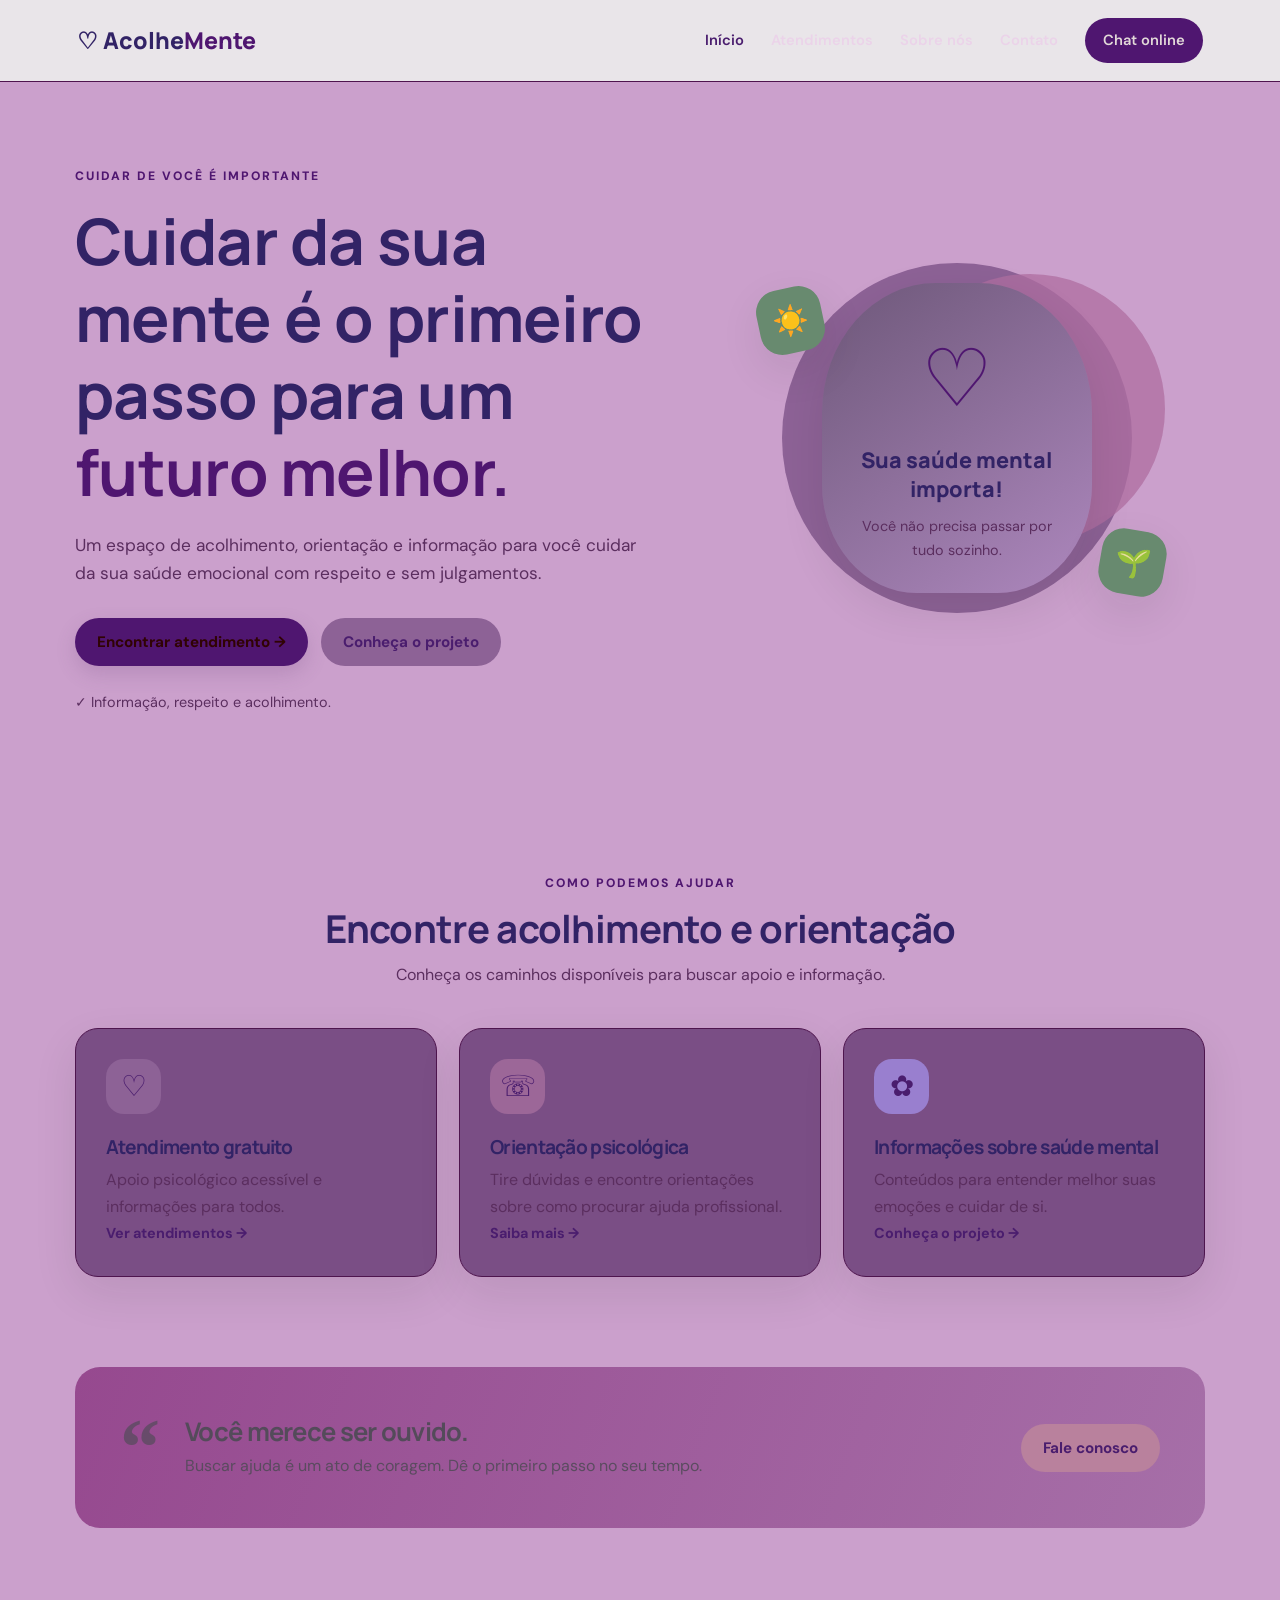
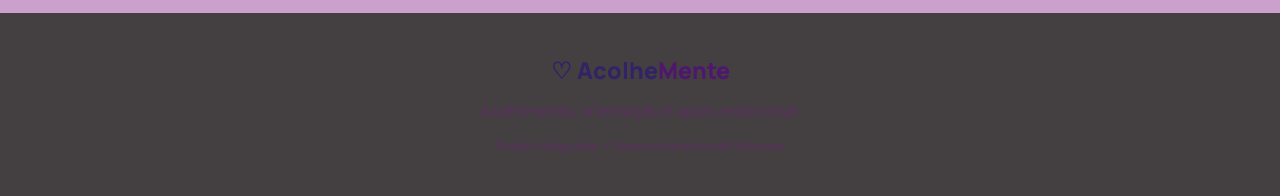
<file: index.html>
<!DOCTYPE html>
<html lang="pt-BR">
<head>
    <meta charset="UTF-8">
    <meta name="viewport" content="width=device-width, initial-scale=1.0">
    <title>AcolheMente | Início</title>
    <link rel="stylesheet" href="style.css">
</head>
<body>

<header class="site-header">
    <a class="logo" href="index.html">♡ Acolhe<span>Mente</span></a>

    <nav class="nav">
        <a class="active" href="index.html">Início</a>
        <a href="atendimentos.html">Atendimentos</a>
        <a href="sobre.html">Sobre nós</a>
        <a href="contato.html">Contato</a>
        <a class="nav-cta" href="chat.html">Chat online</a>
    </nav>
</header>

<main>

    <section class="hero">
        <div class="hero-content">
            <span class="eyebrow">CUIDAR DE VOCÊ É IMPORTANTE</span>

            <h1>
                Cuidar da sua mente é o primeiro passo para um
                <span>futuro melhor.</span>
            </h1>

            <p>
                Um espaço de acolhimento, orientação e informação
                para você cuidar da sua saúde emocional com respeito
                e sem julgamentos.
            </p>

            <div class="hero-actions">
                <a class="button button-primary"
                   href="atendimentos.html">
                    Encontrar atendimento →
                </a>

                <a class="button button-light" href="sobre.html">
                    Conheça o projeto
                </a>
            </div>

            <div class="trust-note">
                ✓ Informação, respeito e acolhimento.
            </div>
        </div>

        <div class="hero-art">
            <div class="art-circle circle-one"></div>
            <div class="art-circle circle-two"></div>

            <div class="mind-card">
                <div class="mind-symbol">♡</div>
                <strong>Sua saúde mental importa!</strong>
                <span>Você não precisa passar por tudo sozinho.</span>
            </div>

            <div class="floating-bubble bubble-a">☀️</div>
            <div class="floating-bubble bubble-b">🌱</div>
        </div>
    </section>

    <section class="section">

        <div class="section-heading">
            <span class="eyebrow">COMO PODEMOS AJUDAR</span>
            <h2>Encontre acolhimento e orientação</h2>
            <p>Conheça os caminhos disponíveis para buscar apoio e informação.</p>
        </div>

        <div class="cards three-cards">

            <article class="info-card">
                <div class="card-icon mint">♡</div>
                <h3>Atendimento gratuito</h3>
                <p>Apoio psicológico acessível e informações para todos.</p>
                <a href="atendimentos.html">Ver atendimentos →</a>
            </article>

            <article class="info-card">
                <div class="card-icon blue">☏</div>
                <h3>Orientação psicológica</h3>
                <p>Tire dúvidas e encontre orientações sobre como procurar ajuda profissional.</p>
                <a href="atendimentos.html">Saiba mais →</a>
            </article>

            <article class="info-card">
                <div class="card-icon lilac">✿</div>
                <h3>Informações sobre saúde mental</h3>
                <p>Conteúdos para entender melhor suas emoções e cuidar de si.</p>
                <a href="sobre.html">Conheça o projeto →</a>
            </article>

        </div>
    </section>

    <section class="quote-band">
        <div class="quote-mark">“</div>

        <div>
            <h2>Você merece ser ouvido.</h2>
            <p>Buscar ajuda é um ato de coragem. Dê o primeiro passo no seu tempo.</p>
        </div>

        <a class="button button-white" href="contato.html">
            Fale conosco
        </a>
    </section>

</main>

<footer class="footer">
    <a class="logo" href="index.html">♡ Acolhe<span>Mente</span></a>
    <p>Acolhimento, orientação e apoio emocional.</p>
    <small>Projeto Integrador • Desenvolvimento de Sistemas</small>
</footer>

</body>
</html>
</file>
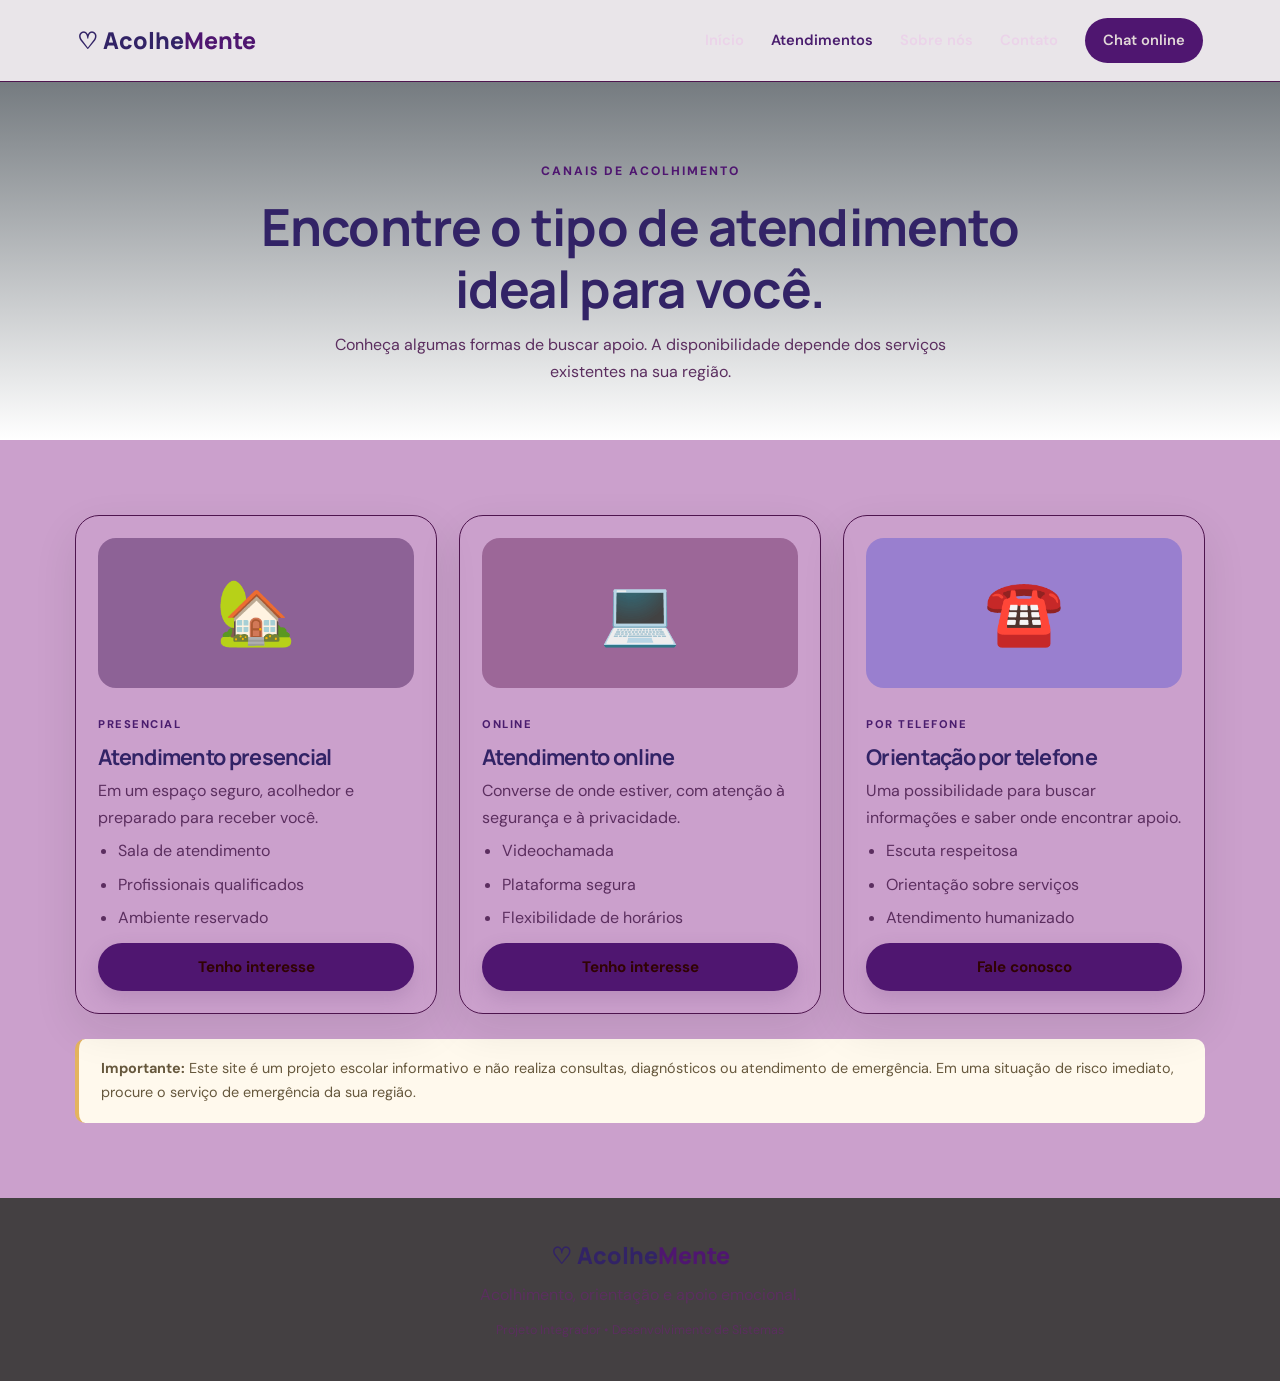
<file: atendimentos.html>
<!DOCTYPE html>
<html lang="pt-BR">
<head>
    <meta charset="UTF-8">
    <meta name="viewport" content="width=device-width, initial-scale=1.0">
    <title>AcolheMente | Atendimentos</title>
    <link rel="stylesheet" href="style.css">
</head>
<body>

<header class="site-header">
    <a class="logo" href="index.html">♡ Acolhe<span>Mente</span></a>

    <nav class="nav">
        <a href="index.html">Início</a>
        <a class="active" href="atendimentos.html">Atendimentos</a>
        <a href="sobre.html">Sobre nós</a>
        <a href="contato.html">Contato</a>
        <a class="nav-cta" href="chat.html">Chat online</a>
    </nav>
</header>

<main>

    <section class="page-hero">
        <span class="eyebrow">CANAIS DE ACOLHIMENTO</span>

        <h1>Encontre o tipo de atendimento ideal para você.</h1>

        <p>
            Conheça algumas formas de buscar apoio.
            A disponibilidade depende dos serviços existentes na sua região.
        </p>
    </section>

    <section class="section">

        <div class="cards three-cards">

            <article class="service-card">

                <div class="service-illustration mint-bg">🏡</div>

                <span class="tag">PRESENCIAL</span>

                <h2>Atendimento presencial</h2>

                <p>
                    Em um espaço seguro, acolhedor e preparado
                    para receber você.
                </p>

                <ul>
                    <li>Sala de atendimento</li>
                    <li>Profissionais qualificados</li>
                    <li>Ambiente reservado</li>
                </ul>

                <a class="button button-primary full" href="contato.html">
                    Tenho interesse
                </a>

            </article>

            <article class="service-card">

                <div class="service-illustration blue-bg">💻</div>

                <span class="tag">ONLINE</span>

                <h2>Atendimento online</h2>

                <p>
                    Converse de onde estiver, com atenção
                    à segurança e à privacidade.
                </p>

                <ul>
                    <li>Videochamada</li>
                    <li>Plataforma segura</li>
                    <li>Flexibilidade de horários</li>
                </ul>

                <a class="button button-primary full" href="contato.html">
                    Tenho interesse
                </a>

            </article>

            <article class="service-card">

                <div class="service-illustration lilac-bg">☎️</div>

                <span class="tag">POR TELEFONE</span>

                <h2>Orientação por telefone</h2>

                <p>
                    Uma possibilidade para buscar informações
                    e saber onde encontrar apoio.
                </p>

                <ul>
                    <li>Escuta respeitosa</li>
                    <li>Orientação sobre serviços</li>
                    <li>Atendimento humanizado</li>
                </ul>

                <a class="button button-primary full" href="contato.html">
                    Fale conosco
                </a>

            </article>

        </div>

        <div class="notice">
            <strong>Importante:</strong>
            Este site é um projeto escolar informativo e não realiza
            consultas, diagnósticos ou atendimento de emergência.
            Em uma situação de risco imediato, procure o serviço
            de emergência da sua região.
        </div>

    </section>

</main>

<footer class="footer">
    <a class="logo" href="index.html">♡ Acolhe<span>Mente</span></a>
    <p>Acolhimento, orientação e apoio emocional.</p>
    <small>Projeto Integrador • Desenvolvimento de Sistemas</small>
</footer>

</body>
</html>
</file>
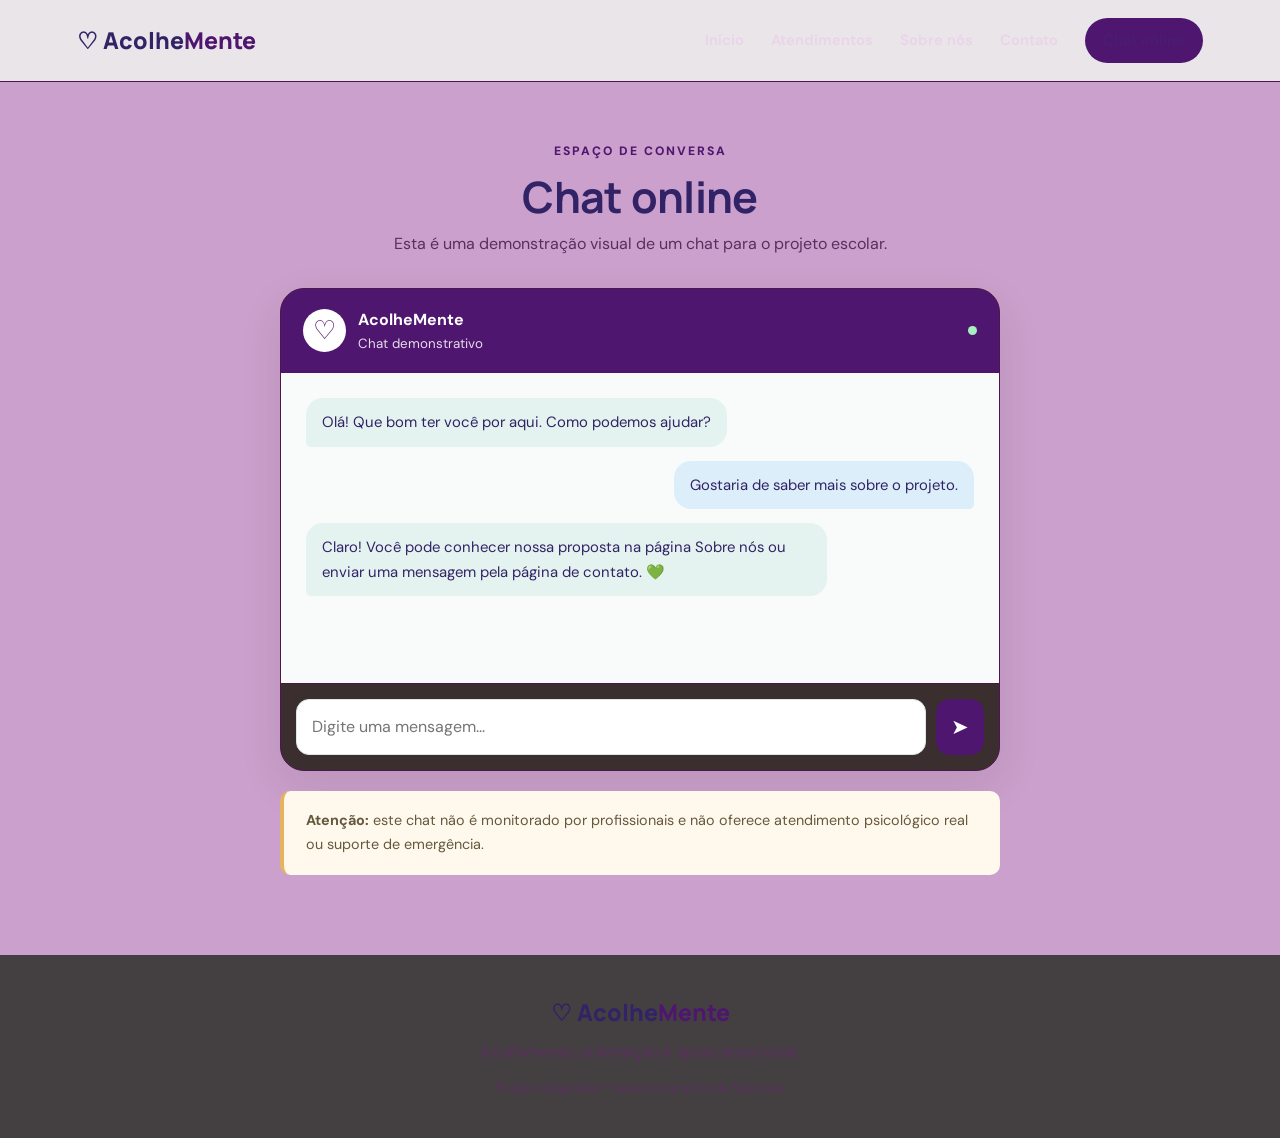
<file: chat.html>
<!DOCTYPE html>
<html lang="pt-BR">
<head>
    <meta charset="UTF-8">
    <meta name="viewport" content="width=device-width, initial-scale=1.0">
    <title>AcolheMente | Chat online</title>
    <link rel="stylesheet" href="style.css">
</head>
<body>

<header class="site-header">
    <a class="logo" href="index.html">♡ Acolhe<span>Mente</span></a>

    <nav class="nav">
        <a href="index.html">Início</a>
        <a href="atendimentos.html">Atendimentos</a>
        <a href="sobre.html">Sobre nós</a>
        <a href="contato.html">Contato</a>
        <a class="nav-cta active" href="chat.html">Chat online</a>
    </nav>
</header>

<main class="chat-page">

    <section class="chat-intro">
        <span class="eyebrow">ESPAÇO DE CONVERSA</span>
        <h1>Chat online</h1>
        <p>Esta é uma demonstração visual de um chat para o projeto escolar.</p>
    </section>

    <section class="chat-window">

        <div class="chat-top">

            <div class="chat-avatar">♡</div>

            <div>
                <strong>AcolheMente</strong>
                <small>Chat demonstrativo</small>
            </div>

            <span class="online-dot"></span>

        </div>

        <div class="chat-messages" id="chatMessages">

            <div class="message received">
                Olá! Que bom ter você por aqui.
                Como podemos ajudar?
            </div>

            <div class="message sent">
                Gostaria de saber mais sobre o projeto.
            </div>

            <div class="message received">
                Claro! Você pode conhecer nossa proposta
                na página Sobre nós ou enviar uma mensagem
                pela página de contato. 💚
            </div>

        </div>

        <form class="chat-input" id="chatForm">

            <input
                id="chatText"
                type="text"
                placeholder="Digite uma mensagem..."
                autocomplete="off"
                aria-label="Digite uma mensagem"
            >

            <button type="submit" aria-label="Enviar mensagem">
                ➤
            </button>

        </form>

    </section>

    <p class="notice chat-notice">
        <strong>Atenção:</strong>
        este chat não é monitorado por profissionais e não oferece
        atendimento psicológico real ou suporte de emergência.
    </p>

</main>

<footer class="footer">
    <a class="logo" href="index.html">♡ Acolhe<span>Mente</span></a>
    <p>Acolhimento, orientação e apoio emocional.</p>
    <small>Projeto Integrador • Desenvolvimento de Sistemas</small>
</footer>

<script src="script.js"></script>

</body>
</html>
</file>
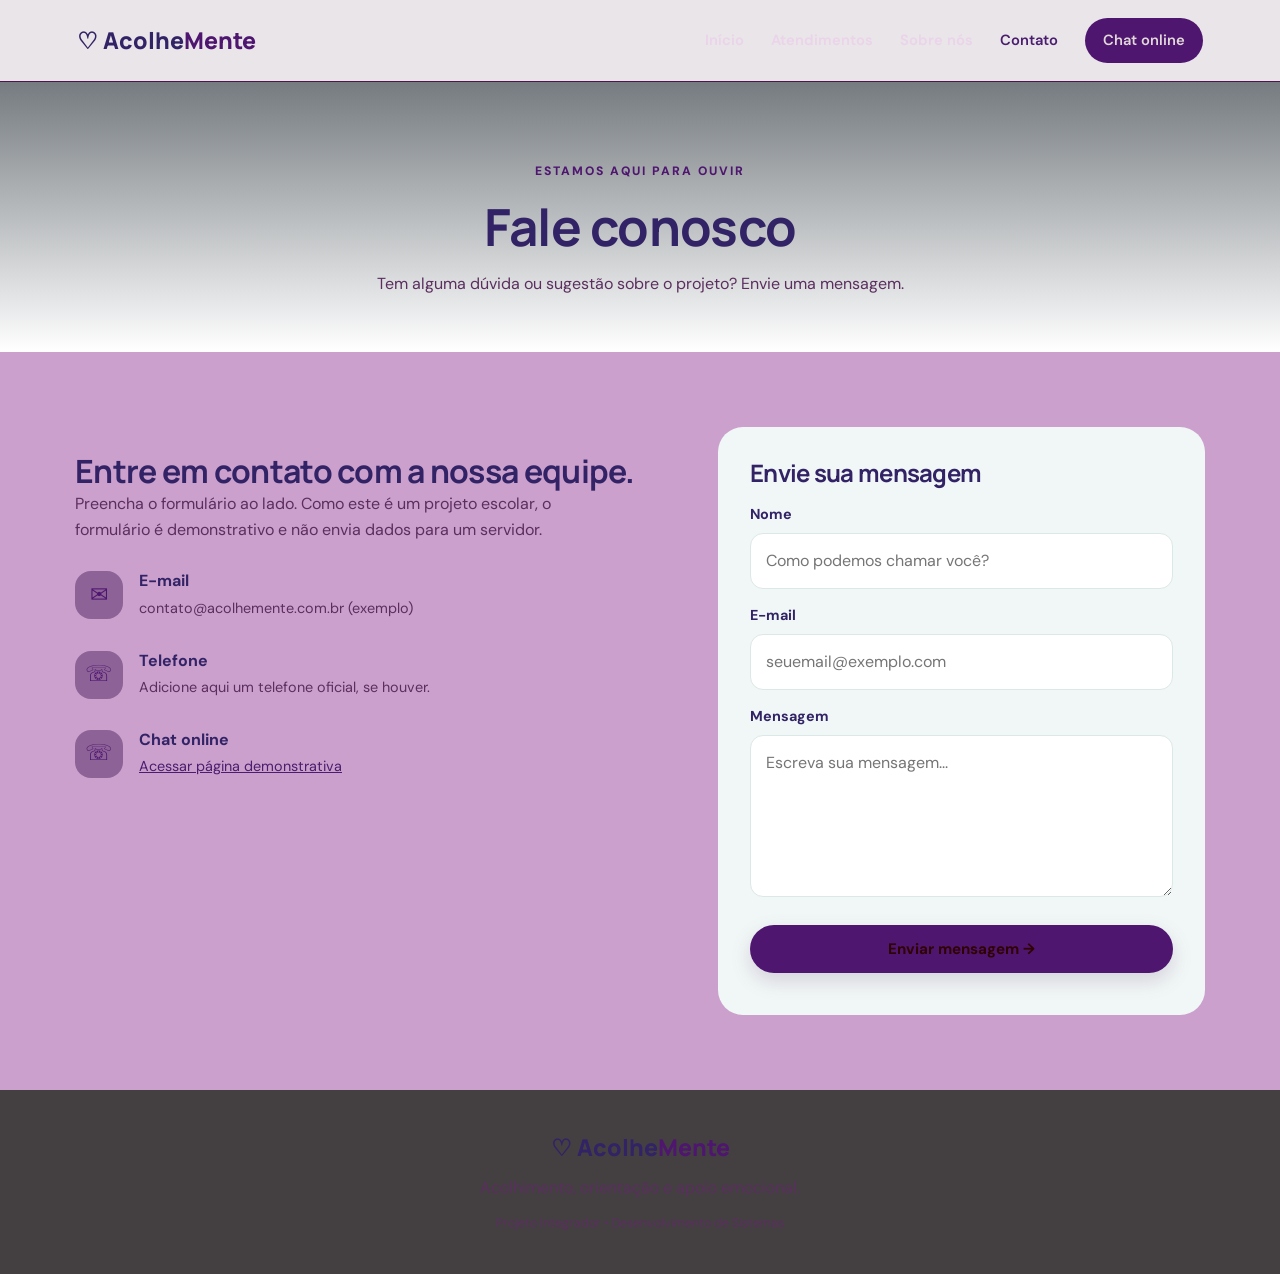
<file: contato.html>
<!DOCTYPE html>
<html lang="pt-BR">
<head>
    <meta charset="UTF-8">
    <meta name="viewport" content="width=device-width, initial-scale=1.0">
    <title>AcolheMente | Contato</title>
    <link rel="stylesheet" href="style.css">
</head>
<body>

<header class="site-header">
    <a class="logo" href="index.html">♡ Acolhe<span>Mente</span></a>

    <nav class="nav">
        <a href="index.html">Início</a>
        <a href="atendimentos.html">Atendimentos</a>
        <a href="sobre.html">Sobre nós</a>
        <a class="active" href="contato.html">Contato</a>
        <a class="nav-cta" href="chat.html">Chat online</a>
    </nav>
</header>

<main>

    <section class="page-hero">
        <span class="eyebrow">ESTAMOS AQUI PARA OUVIR</span>

        <h1>Fale conosco</h1>

        <p>
            Tem alguma dúvida ou sugestão sobre o projeto?
            Envie uma mensagem.
        </p>
    </section>

    <section class="section contact-layout">

        <div class="contact-copy">

            <h2>Entre em contato com a nossa equipe.</h2>

            <p>
                Preencha o formulário ao lado.
                Como este é um projeto escolar, o formulário
                é demonstrativo e não envia dados para um servidor.
            </p>

            <div class="contact-method">
                <span>✉</span>
                <div>
                    <strong>E-mail</strong>
                    <p>contato@acolhemente.com.br (exemplo)</p>
                </div>
            </div>

            <div class="contact-method">
                <span>☏</span>
                <div>
                    <strong>Telefone</strong>
                    <p>Adicione aqui um telefone oficial, se houver.</p>
                </div>
            </div>

            <div class="contact-method">
                <span>☏</span>
                <div>
                    <strong>Chat online</strong>
                    <p><a href="chat.html">Acessar página demonstrativa</a></p>
                </div>
            </div>

        </div>

        <form class="contact-form" id="contactForm">

            <h2>Envie sua mensagem</h2>

            <label for="nome">Nome</label>
            <input
                id="nome"
                name="nome"
                type="text"
                placeholder="Como podemos chamar você?"
                required
            >

            <label for="email">E-mail</label>
            <input
                id="email"
                name="email"
                type="email"
                placeholder="seuemail@exemplo.com"
                required
            >

            <label for="mensagem">Mensagem</label>
            <textarea
                id="mensagem"
                name="mensagem"
                rows="5"
                placeholder="Escreva sua mensagem..."
                required
            ></textarea>

            <button class="button button-primary full" type="submit">
                Enviar mensagem →
            </button>

            <p class="form-feedback" id="formFeedback"></p>

        </form>

    </section>

</main>

<footer class="footer">
    <a class="logo" href="index.html">♡ Acolhe<span>Mente</span></a>
    <p>Acolhimento, orientação e apoio emocional.</p>
    <small>Projeto Integrador • Desenvolvimento de Sistemas</small>
</footer>

<script src="script.js"></script>

</body>
</html>
</file>
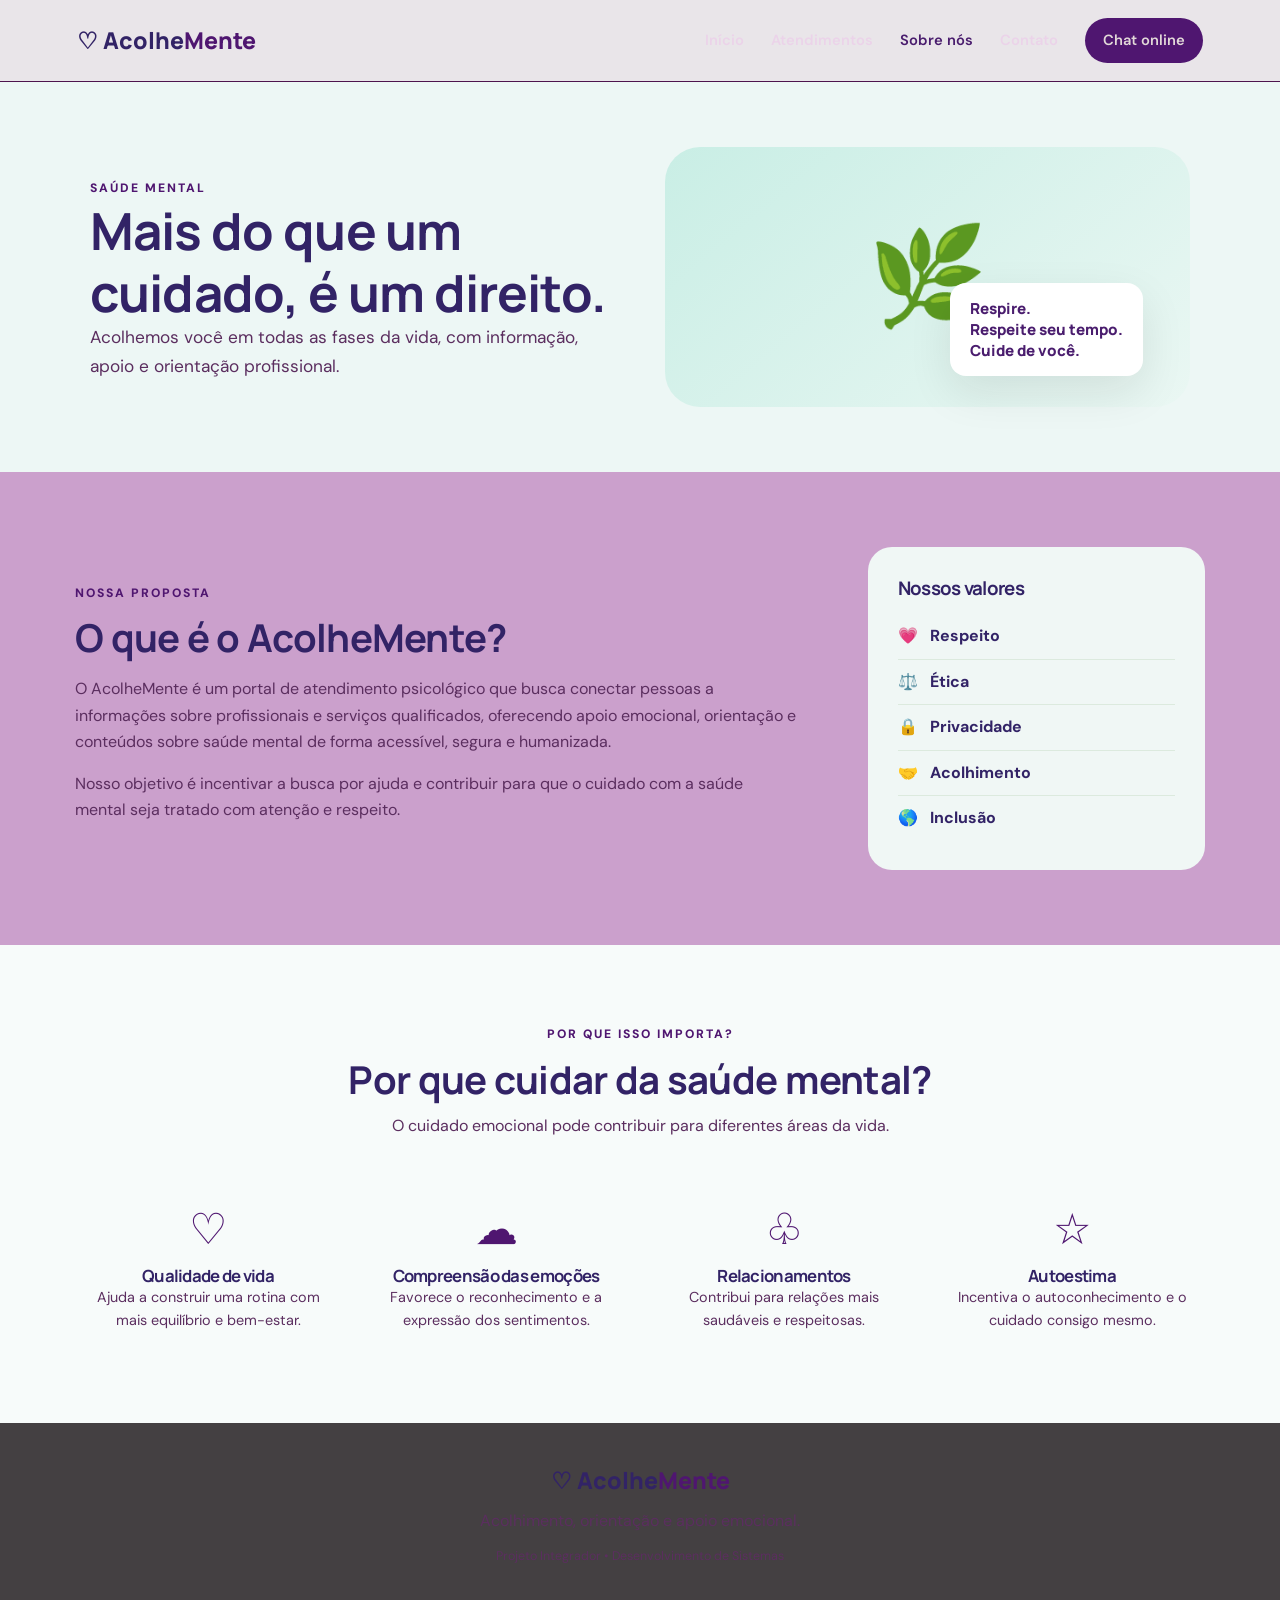
<file: sobre.html>
<!DOCTYPE html>
<html lang="pt-BR">
<head>
    <meta charset="UTF-8">
    <meta name="viewport" content="width=device-width, initial-scale=1.0">
    <title>AcolheMente | Sobre nós</title>
    <link rel="stylesheet" href="style.css">
</head>
<body>

<header class="site-header">
    <a class="logo" href="index.html">♡ Acolhe<span>Mente</span></a>

    <nav class="nav">
        <a href="index.html">Início</a>
        <a href="atendimentos.html">Atendimentos</a>
        <a class="active" href="sobre.html">Sobre nós</a>
        <a href="contato.html">Contato</a>
        <a class="nav-cta" href="chat.html">Chat online</a>
    </nav>
</header>

<main>

    <section class="about-hero">

        <div>
            <span class="eyebrow">SAÚDE MENTAL</span>

            <h1>Mais do que um cuidado, é um direito.</h1>

            <p>
                Acolhemos você em todas as fases da vida,
                com informação, apoio e orientação profissional.
            </p>
        </div>

        <div class="about-art">
            🌿
            <span>
                Respire.<br>
                Respeite seu tempo.<br>
                Cuide de você.
            </span>
        </div>

    </section>

    <section class="section about-grid">

        <div>
            <span class="eyebrow">NOSSA PROPOSTA</span>

            <h2>O que é o AcolheMente?</h2>

            <p>
                O AcolheMente é um portal de atendimento psicológico
                que busca conectar pessoas a informações sobre
                profissionais e serviços qualificados, oferecendo
                apoio emocional, orientação e conteúdos sobre saúde
                mental de forma acessível, segura e humanizada.
            </p>

            <p>
                Nosso objetivo é incentivar a busca por ajuda e
                contribuir para que o cuidado com a saúde mental
                seja tratado com atenção e respeito.
            </p>
        </div>

        <aside class="values-card">

            <h3>Nossos valores</h3>

            <div>💗 <strong>Respeito</strong></div>
            <div>⚖️ <strong>Ética</strong></div>
            <div>🔒 <strong>Privacidade</strong></div>
            <div>🤝 <strong>Acolhimento</strong></div>
            <div>🌎 <strong>Inclusão</strong></div>

        </aside>

    </section>

    <section class="section soft-section">

        <div class="section-heading">
            <span class="eyebrow">POR QUE ISSO IMPORTA?</span>

            <h2>Por que cuidar da saúde mental?</h2>

            <p>
                O cuidado emocional pode contribuir
                para diferentes áreas da vida.
            </p>
        </div>

        <div class="benefits">

            <div>
                <span>♡</span>
                <h3>Qualidade de vida</h3>
                <p>Ajuda a construir uma rotina com mais equilíbrio e bem-estar.</p>
            </div>

            <div>
                <span>☁</span>
                <h3>Compreensão das emoções</h3>
                <p>Favorece o reconhecimento e a expressão dos sentimentos.</p>
            </div>

            <div>
                <span>♧</span>
                <h3>Relacionamentos</h3>
                <p>Contribui para relações mais saudáveis e respeitosas.</p>
            </div>

            <div>
                <span>☆</span>
                <h3>Autoestima</h3>
                <p>Incentiva o autoconhecimento e o cuidado consigo mesmo.</p>
            </div>

        </div>

    </section>

</main>

<footer class="footer">
    <a class="logo" href="index.html">♡ Acolhe<span>Mente</span></a>
    <p>Acolhimento, orientação e apoio emocional.</p>
    <small>Projeto Integrador • Desenvolvimento de Sistemas</small>
</footer>

</body>
</html>
</file>
<file: style.css>
/* =================================
   ACOLHEMENTE - ESTILO GERAL
================================= */

@import url('https://fonts.googleapis.com/css2?family=DM+Sans:wght@400;500;600;700&family=Manrope:wght@400;500;600;700;800&display=swap');

:root {
    --teal: #4f1670;
    --teal-dark: #4a1d6e;
    --mint: #8d6296;
    --blue: #9c6798;
    --lilac: #997fcf;
    --ink: #322366;
    --muted: #5b2e5f;
    --surface: #4d1e4d;
    --line: #4e154e;
    --white: #cba0cc;
    --shadow: 0 16px 45px rgba(23, 24, 24, 0.09);
}

* {
    box-sizing: border-box;
    margin: 0;
    padding: 0;
}

html {
    scroll-behavior: smooth;
}

body {
    font-family: 'DM Sans', sans-serif;
    color: var(--ink);
    background: var(--white);
    line-height: 1.65;
}

a {
    text-decoration: none;
    color: inherit;
}

h1, h2, h3 {
    font-family: 'Manrope', sans-serif;
    line-height: 1.2;
    letter-spacing: -.7px;
}

/* =================================
   CABEÇALHO E MENU
================================= */

.site-header {
    min-height: 82px;
    padding: 0 6%;
    display: flex;
    align-items: center;
    justify-content: space-between;
    gap: 28px;
    background: rgb(233, 229, 233);
    border-bottom: 1px solid var(--line);
    position: sticky;
    top: 0;
    z-index: 10;
}

.logo {
    font-family: 'Manrope', sans-serif;
    font-size: 1.45rem;
    font-weight: 800;
    white-space: nowrap;
    color: var(--ink);
}

.logo span {
    color: var(--teal);
}

.logo-icon {
    color: var(--teal);
    font-size: 1.8rem;
}

.nav {
    display: flex;
    align-items: center;
    gap: 27px;
    font-size: .92rem;
    font-weight: 600;
    color: #ebd3e9;
}

.nav a {
    transition: .2s;
}

.nav a:hover,
.nav a.active {
    color: var(--teal-dark);
}

.nav .nav-cta {
    padding: 10px 18px;
    border-radius: 24px;
    color: rgb(226, 216, 216);
    background: var(--teal);
}

.nav .nav-cta:hover {
    color: rgb(27, 25, 25);
    background: var(--teal-dark);
}

/* =================================
   TEXTOS E BOTÕES
================================= */

.eyebrow {
    color: var(--teal);
    font-size: .76rem;
    font-weight: 800;
    letter-spacing: 2px;
}

.button {
    border: none;
    border-radius: 30px;
    padding: 14px 22px;
    display: inline-flex;
    align-items: center;
    justify-content: center;
    gap: 13px;
    font: 700 .95rem 'DM Sans', sans-serif;
    cursor: pointer;
    transition: .2s;
}

.button:hover {
    transform: translateY(-2px);
}

.button-primary {
    background: var(--teal);
    color: rgb(48, 3, 3);
    box-shadow: 0 8px 20px rgba(103, 64, 119, 0.2);
}

.button-primary:hover {
    background: var(--teal-dark);
}

.button-light {
    background: var(--mint);
    color: var(--teal-dark);
}

.button-white {
    background: rgb(185, 129, 157);
    color: var(--teal-dark);
}

.full {
    width: 100%;
}

/* =================================
   PÁGINA INICIAL
================================= */

.hero {
    max-width: 1180px;
    min-height: 570px;
    margin: auto;
    padding: 80px 25px;
    display: grid;
    grid-template-columns: 1.08fr .92fr;
    align-items: center;
    gap: 50px;
}

.hero h1 {
    font-size: clamp(2.5rem, 5vw, 4.35rem);
    margin: 15px 0 20px;
}

.hero h1 span {
    color: var(--teal);
}

.hero-content > p {
    color: var(--muted);
    font-size: 1.08rem;
    max-width: 570px;
}

.hero-actions {
    display: flex;
    flex-wrap: wrap;
    gap: 13px;
    margin-top: 30px;
}

.trust-note {
    color: var(--muted);
    margin-top: 25px;
    font-size: .9rem;
}

.check {
    color: var(--teal);
}

.hero-art {
    min-height: 390px;
    position: relative;
    display: grid;
    place-items: center;
}

.art-circle {
    position: absolute;
    border-radius: 50%;
}

.circle-one {
    width: 350px;
    height: 350px;
    background: var(--mint);
}

.circle-two {
    width: 270px;
    height: 270px;
    background: #af6ea1;
    right: 8%;
    top: 8%;
    opacity: .75;
}

.mind-card {
    position: relative;
    width: 270px;
    min-height: 290px;
    border-radius: 42% 42% 35% 35%;
    background: linear-gradient(145deg, #6e587a, #ad87bd);
    box-shadow: var(--shadow);
    display: flex;
    flex-direction: column;
    align-items: center;
    justify-content: center;
    text-align: center;
    padding: 30px;
}

.mind-symbol {
    font-size: 5rem;
    color: var(--teal);
}

.mind-card strong {
    font: 800 1.35rem 'Manrope';
}

.mind-card span {
    color: var(--muted);
    font-size: .9rem;
    margin-top: 12px;
}

.floating-bubble {
    position: absolute;
    display: grid;
    place-items: center;
    width: 65px;
    height: 65px;
    background: rgb(104, 138, 111);
    border-radius: 22px;
    box-shadow: var(--shadow);
    font-size: 1.8rem;
}

.bubble-a {
    top: 45px;
    left: 10%;
    transform: rotate(-12deg);
}

.bubble-b {
    bottom: 38px;
    right: 8%;
    transform: rotate(10deg);
}

/* =================================
   SEÇÕES E CARTÕES
================================= */

.section {
    max-width: 1180px;
    margin: auto;
    padding: 75px 25px;
}

.section-heading {
    text-align: center;
    max-width: 650px;
    margin: 0 auto 40px;
}

.section-heading h2,
.about-grid h2 {
    font-size: clamp(1.8rem, 3vw, 2.55rem);
    margin: 10px 0;
}

.section-heading p,
.info-card p,
.service-card p {
    color: var(--muted);
}

.cards {
    display: grid;
    gap: 22px;
}

.three-cards {
    grid-template-columns: repeat(3, 1fr);
}

.info-card {
    padding: 30px;
    border: 1px solid var(--line);
    border-radius: 23px;
    box-shadow: var(--shadow);
    background: rgb(122, 78, 133);
}

.card-icon {
    width: 55px;
    height: 55px;
    display: grid;
    place-items: center;
    border-radius: 18px;
    font-size: 1.8rem;
    color: var(--teal-dark);
}

.mint {
    background: var(--mint);
}

.blue {
    background: var(--blue);
}

.lilac {
    background: var(--lilac);
}

.info-card h3 {
    margin: 22px 0 8px;
    font-size: 1.2rem;
}

.info-card a {
    color: var(--teal-dark);
    font-weight: 700;
    font-size: .9rem;
}

/* =================================
   FAIXA DE DESTAQUE
================================= */

.quote-band {
    max-width: 1130px;
    margin: 15px auto 85px;
    padding: 35px 45px;
    border-radius: 25px;
    background: linear-gradient(110deg, #96498f, #a66fa8);
    color: rgb(84, 75, 90);
    display: flex;
    align-items: center;
    gap: 25px;
}

.quote-mark {
    font: 800 5rem Georgia;
    opacity: .7;
}

.quote-band h2 {
    margin-bottom: 5px;
    font-size: 1.6rem;
}

.quote-band p {
    opacity: .9;
}

.quote-band .button {
    margin-left: auto;
    white-space: nowrap;
}

/* =================================
   RODAPÉ
================================= */

.footer {
    padding: 38px 20px;
    text-align: center;
    background: #444042;
    color: var(--muted);
}

.footer p {
    margin: 8px 0;
}

.footer small {
    font-size: .78rem;
}

/* =================================
   PÁGINAS INTERNAS
================================= */

.page-hero {
    padding: 75px 25px 55px;
    text-align: center;
    background: linear-gradient(180deg, #757b80, white);
}

.page-hero h1 {
    max-width: 850px;
    margin: 13px auto;
    font-size: clamp(2.3rem, 4vw, 3.5rem);
}

.page-hero p {
    color: var(--muted);
    max-width: 650px;
    margin: auto;
}

/* =================================
   ATENDIMENTOS
================================= */

.service-card {
    border: 1px solid var(--line);
    border-radius: 24px;
    padding: 22px;
    box-shadow: var(--shadow);
}

.service-illustration {
    height: 150px;
    border-radius: 18px;
    display: grid;
    place-items: center;
    font-size: 4rem;
    margin-bottom: 22px;
}

.mint-bg {
    background: var(--mint);
}

.blue-bg {
    background: var(--blue);
}

.lilac-bg {
    background: var(--lilac);
}

.tag {
    color: var(--teal-dark);
    font-size: .7rem;
    font-weight: 800;
    letter-spacing: 1.5px;
}

.service-card h2 {
    font-size: 1.35rem;
    margin: 8px 0;
}

.service-card ul {
    padding-left: 20px;
    color: var(--muted);
    min-height: 105px;
}

.service-card li {
    margin: 7px 0;
}

.notice {
    max-width: 1130px;
    margin: 25px auto 0;
    padding: 18px 22px;
    border-left: 4px solid #e4b45e;
    border-radius: 10px;
    background: #fff9ed;
    color: #66583d;
    font-size: .9rem;
}

/* =================================
   SOBRE NÓS
================================= */

.about-hero {
    min-height: 390px;
    padding: 65px 7%;
    display: grid;
    grid-template-columns: 1fr 1fr;
    align-items: center;
    gap: 50px;
    background: #edf7f5;
}

.about-hero h1 {
    font-size: clamp(2.5rem, 4vw, 3.7rem);
}

.about-hero p {
    color: var(--muted);
    font-size: 1.08rem;
}

.about-art {
    min-height: 260px;
    border-radius: 35px;
    background: linear-gradient(140deg, #c9eee5, #eaf7f3);
    display: grid;
    place-items: center;
    font-size: 6rem;
    position: relative;
}

.about-art span {
    position: absolute;
    right: 9%;
    bottom: 12%;
    font: 800 .95rem 'Manrope';
    color: var(--teal-dark);
    background: white;
    border-radius: 16px;
    padding: 15px 20px;
    box-shadow: var(--shadow);
}

.about-grid {
    display: grid;
    grid-template-columns: 1.5fr .7fr;
    gap: 70px;
    align-items: center;
}

.about-grid p {
    color: var(--muted);
    margin: 15px 0;
}

.values-card {
    background: #f0f7f5;
    padding: 30px;
    border-radius: 24px;
}

.values-card h3 {
    margin-bottom: 15px;
}

.values-card div {
    padding: 9px 0;
    border-bottom: 1px solid #dceade;
    display: flex;
    gap: 12px;
    align-items: center;
}

.values-card div:last-child {
    border: 0;
}

.soft-section {
    max-width: none;
    background: #f7fbfa;
}

.soft-section > * {
    max-width: 1130px;
    margin-left: auto;
    margin-right: auto;
}

.benefits {
    display: grid;
    grid-template-columns: repeat(4, 1fr);
    gap: 22px;
    text-align: center;
}

.benefits > div {
    padding: 15px;
}

.benefits span {
    color: var(--teal);
    font-size: 2.7rem;
}

.benefits h3 {
    font-size: 1.05rem;
}

.benefits p {
    color: var(--muted);
    font-size: .9rem;
}

/* =================================
   CONTATO
================================= */

.contact-layout {
    display: grid;
    grid-template-columns: 1fr .85fr;
    gap: 70px;
    align-items: start;
}

.contact-copy {
    padding-top: 25px;
}

.contact-copy h2 {
    font-size: 2rem;
}

.contact-copy > p {
    color: var(--muted);
    max-width: 490px;
}

.contact-method {
    display: flex;
    gap: 16px;
    align-items: center;
    margin-top: 25px;
}

.contact-method > span {
    width: 48px;
    height: 48px;
    border-radius: 16px;
    display: grid;
    place-items: center;
    color: var(--teal);
    background: var(--mint);
    font-size: 1.4rem;
}

.contact-method p {
    margin: 2px 0;
    color: var(--muted);
    font-size: .9rem;
}

.contact-method a {
    color: var(--teal-dark);
    text-decoration: underline;
}

.contact-form {
    padding: 32px;
    background: #f1f7f6;
    border-radius: 25px;
}

.contact-form h2 {
    margin-top: 0;
}

.contact-form label {
    display: block;
    margin: 15px 0 6px;
    font-weight: 700;
    font-size: .9rem;
}

.contact-form input,
.contact-form textarea,
.chat-input input {
    width: 100%;
    padding: 14px 15px;
    border: 1px solid #dce8e5;
    border-radius: 13px;
    background: white;
    color: var(--ink);
    font: inherit;
    outline: none;
}

.contact-form input:focus,
.contact-form textarea:focus,
.chat-input input:focus {
    border-color: var(--teal);
    box-shadow: 0 0 0 3px rgba(35,155,155,.1);
}

.contact-form textarea {
    resize: vertical;
}

.contact-form button {
    margin-top: 20px;
}

.form-feedback {
    color: var(--teal-dark);
    font-size: .9rem;
    margin-top: 10px;
}

/* =================================
   CHAT ONLINE
================================= */

.chat-page {
    max-width: 760px;
    margin: auto;
    padding: 55px 20px 80px;
}

.chat-intro {
    text-align: center;
    margin-bottom: 30px;
}

.chat-intro h1 {
    font-size: 2.7rem;
    margin: 8px;
}

.chat-intro p {
    color: var(--muted);
}

.chat-window {
    overflow: hidden;
    border: 1px solid var(--line);
    border-radius: 24px;
    box-shadow: var(--shadow);
    background: rgb(58, 46, 46);
}

.chat-top {
    display: flex;
    align-items: center;
    gap: 12px;
    padding: 18px 22px;
    color: white;
    background: var(--teal);
}

.chat-avatar {
    width: 43px;
    height: 43px;
    border-radius: 50%;
    display: grid;
    place-items: center;
    background: white;
    color: var(--teal);
    font-size: 1.6rem;
}

.chat-top small {
    display: block;
    opacity: .85;
}

.online-dot {
    width: 9px;
    height: 9px;
    background: #a5f0bf;
    border-radius: 50%;
    margin-left: auto;
}

.chat-messages {
    min-height: 310px;
    padding: 25px;
    display: flex;
    flex-direction: column;
    gap: 14px;
    background: #f8fbfa;
}

.message {
    max-width: 78%;
    padding: 12px 16px;
    border-radius: 17px;
    font-size: .93rem;
}

.received {
    align-self: flex-start;
    background: #e4f3ef;
    border-bottom-left-radius: 5px;
}

.sent {
    align-self: flex-end;
    background: #dceefa;
    border-bottom-right-radius: 5px;
}

.chat-input {
    display: flex;
    gap: 10px;
    padding: 15px;
    border-top: 1px solid var(--line);
}

.chat-input button {
    width: 48px;
    flex: 0 0 48px;
    border: 0;
    border-radius: 14px;
    color: white;
    background: var(--teal);
    font-size: 1.3rem;
    cursor: pointer;
}

.chat-notice {
    margin-top: 20px;
}

/* =================================
   RESPONSIVIDADE - TABLETS
================================= */

@media (max-width: 850px) {

    .site-header {
        padding: 16px 5%;
        flex-direction: column;
        gap: 12px;
    }

    .nav {
        flex-wrap: wrap;
        justify-content: center;
        gap: 12px 20px;
    }

    .hero {
        grid-template-columns: 1fr;
        text-align: center;
        padding-top: 55px;
    }

    .hero-content > p {
        margin-left: auto;
        margin-right: auto;
    }

    .hero-actions {
        justify-content: center;
    }

    .hero-art {
        min-height: 340px;
    }

    .three-cards {
        grid-template-columns: 1fr 1fr;
    }

    .quote-band {
        margin-left: 20px;
        margin-right: 20px;
    }

    .about-hero {
        grid-template-columns: 1fr;
        text-align: center;
    }

    .about-hero p {
        margin-left: auto;
        margin-right: auto;
    }

    .about-grid,
    .contact-layout {
        grid-template-columns: 1fr;
        gap: 30px;
    }

    .benefits {
        grid-template-columns: 1fr 1fr;
    }
}

/* =================================
   RESPONSIVIDADE - CELULARES
================================= */

@media (max-width: 560px) {

    .nav {
        font-size: .82rem;
        gap: 10px 14px;
    }

    .nav .nav-cta {
        padding: 8px 13px;
    }

    .hero {
        padding: 48px 20px;
    }

    .hero-art {
        min-height: 290px;
    }

    .circle-one {
        width: 270px;
        height: 270px;
    }

    .circle-two {
        width: 210px;
        height: 210px;
    }

    .mind-card {
        width: 220px;
        min-height: 235px;
    }

    .mind-symbol {
        font-size: 3.8rem;
    }

    .three-cards,
    .benefits {
        grid-template-columns: 1fr;
    }

    .quote-band {
        flex-direction: column;
        text-align: center;
        padding: 30px 22px;
    }

    .quote-band .button {
        margin: 8px 0 0;
    }

    .section {
        padding: 55px 20px;
    }

    .contact-form {
        padding: 23px;
    }
}
</file>
